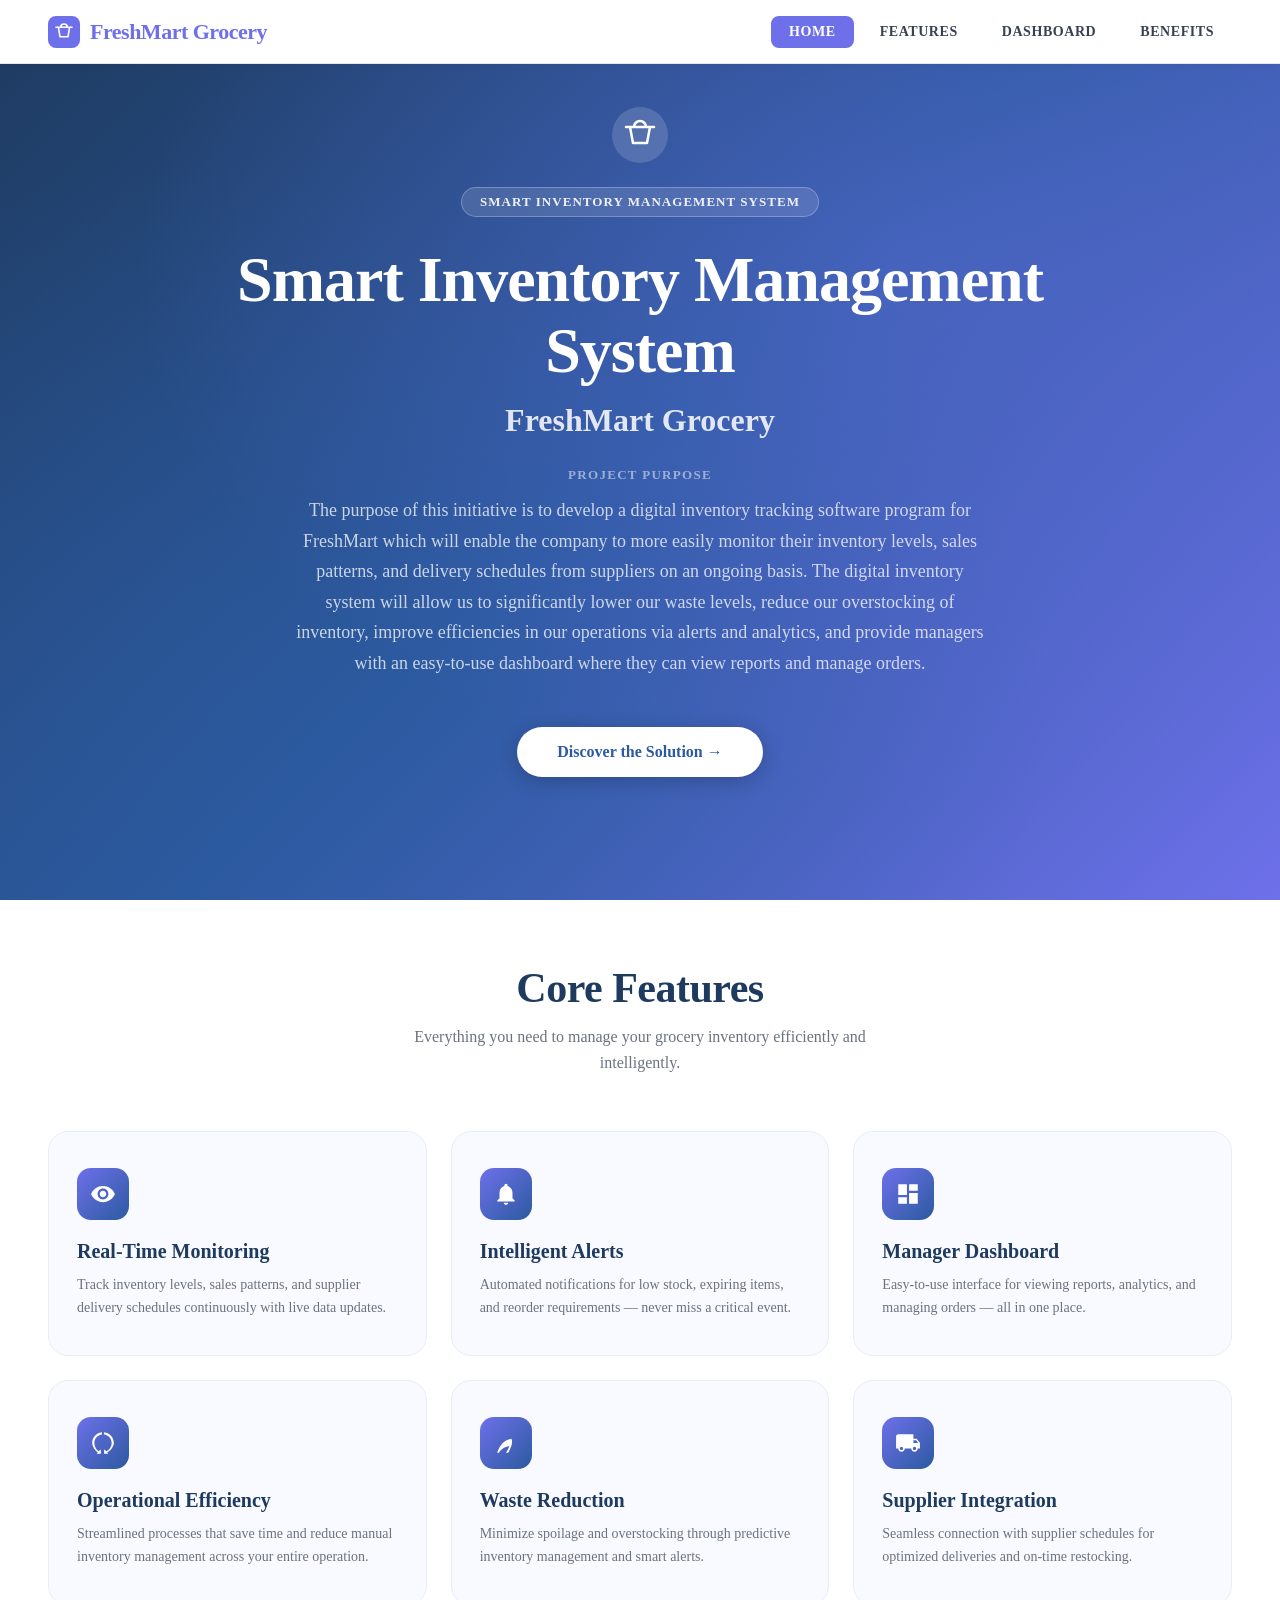
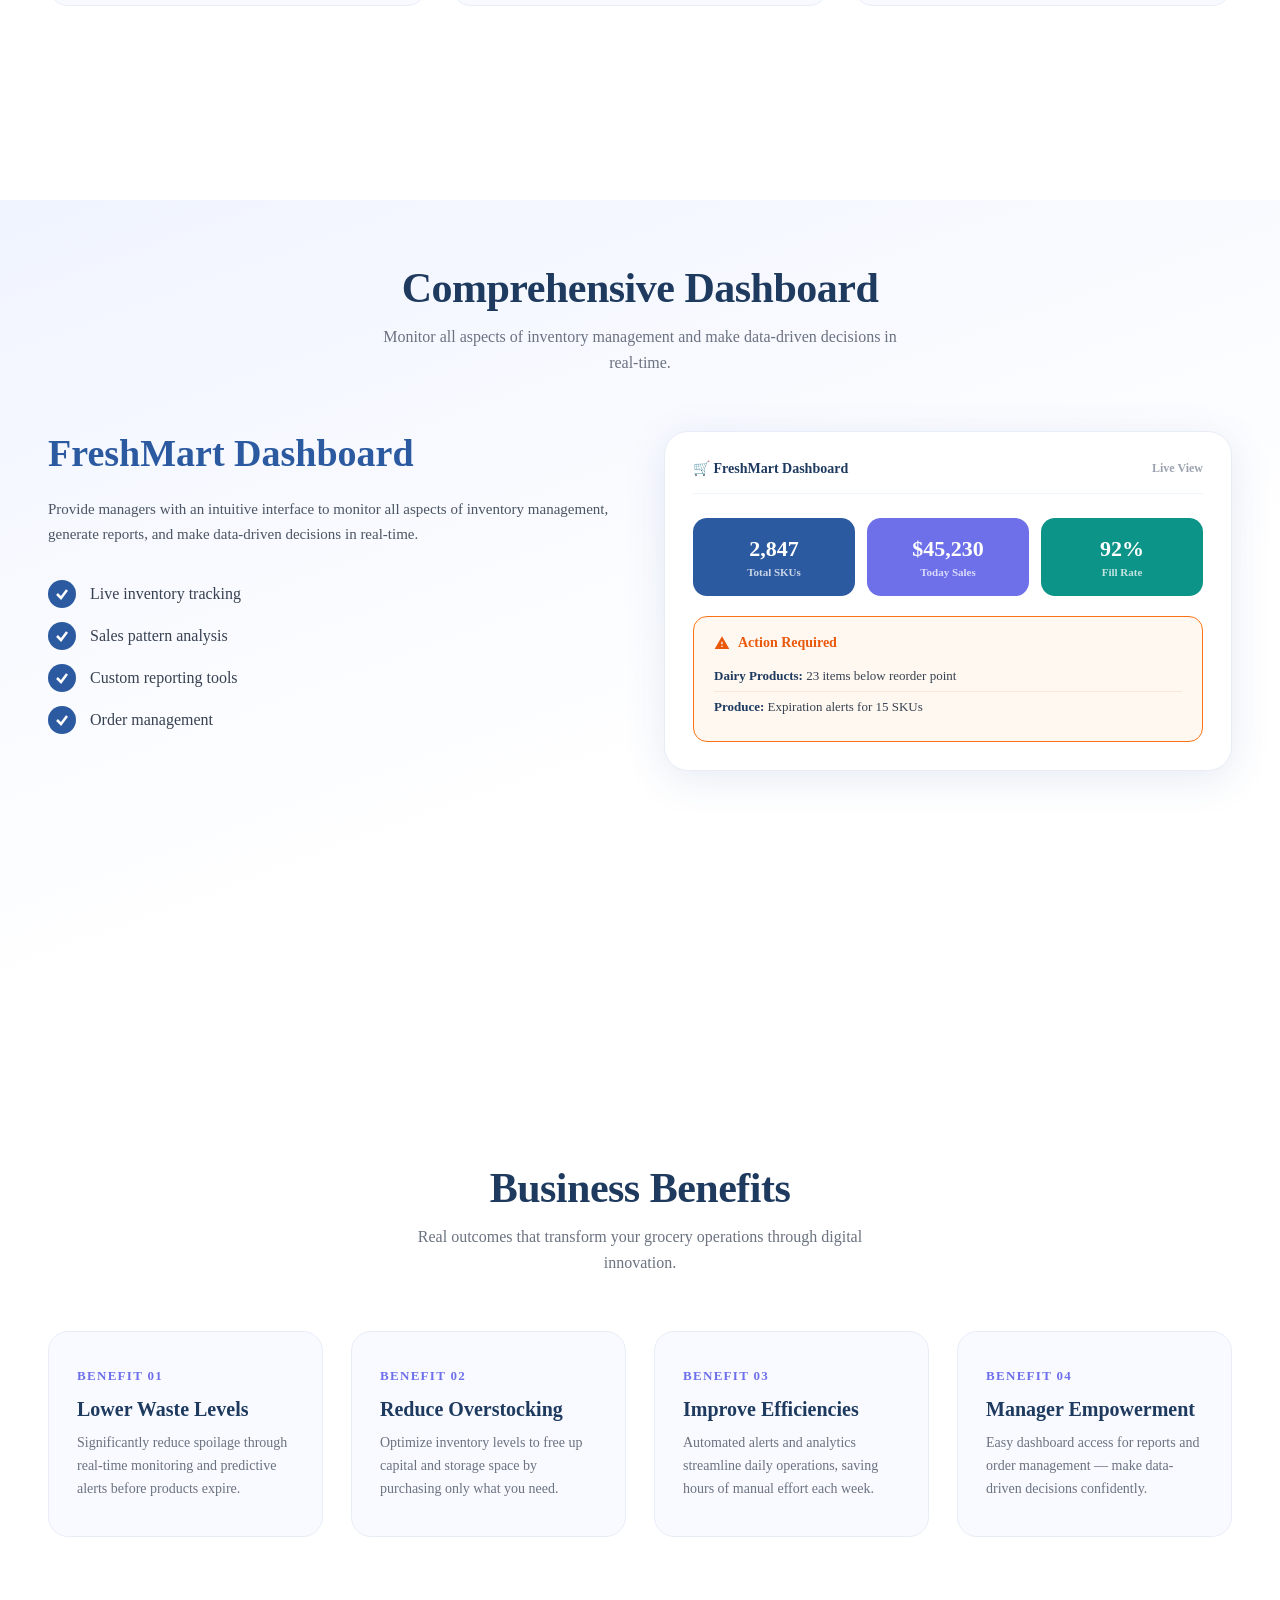
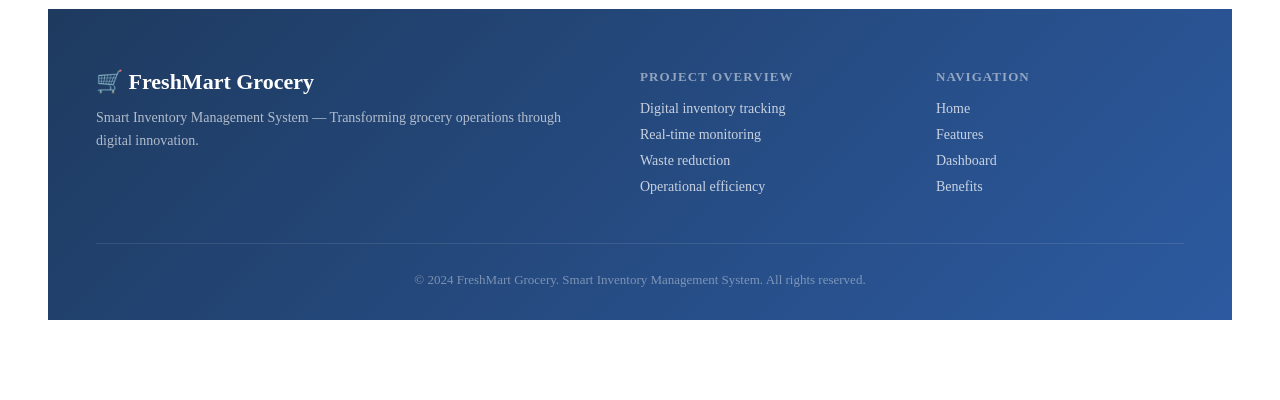
<file: index.html>
<!DOCTYPE html>
<html lang="en">
<head>
  <meta charset="utf-8" />
  <meta name="viewport" content="width=device-width, initial-scale=1.0" />
  <title>FreshMart Grocery - Smart Inventory Management</title>
  <link rel="stylesheet" href="https://fonts.googleapis.com/css2?family=Inter:wght@400;500;600;700;800&display=swap" />
  <link rel="stylesheet" href="styles.css" />
</head>
<body>

  <nav>
    <a class="nav-brand" href="#home">
      <svg viewBox="0 0 40 40" fill="none" xmlns="http://www.w3.org/2000/svg">
        <rect width="40" height="40" rx="10" fill="#6e70ea"/>
        <path d="M10 14h20M13 14l2 12h10l2-12M16 14c0-2.21 1.79-4 4-4s4 1.79 4 4"
              stroke="#fff" stroke-width="2" stroke-linecap="round" stroke-linejoin="round"/>
      </svg>
      <span>FreshMart Grocery</span>
    </a>
    <ul class="nav-links">
      <li><a href="#home"      class="active" onclick="setActive(this)">HOME</a></li>
      <li><a href="#features"             onclick="setActive(this)">FEATURES</a></li>
      <li><a href="#dashboard"            onclick="setActive(this)">DASHBOARD</a></li>
      <li><a href="#benefits"             onclick="setActive(this)">BENEFITS</a></li>
    </ul>
  </nav>

  <section id="home">
    <div class="home-icon">
      <svg viewBox="0 0 56 56" fill="none" xmlns="http://www.w3.org/2000/svg">
        <circle cx="28" cy="28" r="28" fill="rgba(255,255,255,0.15)"/>
        <path d="M14 20h28M18 20l3 16h14l3-16M22 20c0-3.31 2.69-6 6-6s6 2.69 6 6"
              stroke="#fff" stroke-width="2.5" stroke-linecap="round" stroke-linejoin="round"/>
      </svg>
    </div>
    <div class="home-badge">Smart Inventory Management System</div>
    <h1 class="home-title">Smart Inventory Management System</h1>
    <p class="home-subtitle">FreshMart Grocery</p>
    <div class="home-purpose-label">Project Purpose</div>
    <p class="home-desc">
      The purpose of this initiative is to develop a digital inventory tracking software program for FreshMart
      which will enable the company to more easily monitor their inventory levels, sales patterns, and delivery
      schedules from suppliers on an ongoing basis. The digital inventory system will allow us to significantly
      lower our waste levels, reduce our overstocking of inventory, improve efficiencies in our operations via
      alerts and analytics, and provide managers with an easy-to-use dashboard where they can view reports
      and manage orders.
    </p>
    <a href="#features" class="home-cta">Discover the Solution →</a>
  </section>

  <section id="features">
    <div class="section-header">
      <h2>Core Features</h2>
      <p>Everything you need to manage your grocery inventory efficiently and intelligently.</p>
    </div>
    <div class="features-grid">

      <div class="feature-card">
        <div class="feature-icon">
          <svg viewBox="0 0 24 24">
            <path d="M12 4.5C7 4.5 2.73 7.61 1 12c1.73 4.39 6 7.5 11 7.5s9.27-3.11 11-7.5
                     c-1.73-4.39-6-7.5-11-7.5zM12 17c-2.76 0-5-2.24-5-5s2.24-5 5-5
                     5 2.24 5 5-2.24 5-5 5zm0-8c-1.66 0-3 1.34-3 3s1.34 3 3 3 3-1.34 3-3-1.34-3-3-3z"/>
          </svg>
        </div>
        <h3>Real-Time Monitoring</h3>
        <p>Track inventory levels, sales patterns, and supplier delivery schedules continuously with live data updates.</p>
      </div>

      <div class="feature-card">
        <div class="feature-icon">
          <svg viewBox="0 0 24 24">
            <path d="M12 22c1.1 0 2-.9 2-2h-4c0 1.1.9 2 2 2zm6-6v-5c0-3.07-1.64-5.64-4.5-6.32V4
                     c0-.83-.67-1.5-1.5-1.5s-1.5.67-1.5 1.5v.68C7.63 5.36 6 7.92 6 11v5l-2 2v1h16v-1l-2-2z"/>
          </svg>
        </div>
        <h3>Intelligent Alerts</h3>
        <p>Automated notifications for low stock, expiring items, and reorder requirements — never miss a critical event.</p>
      </div>

      <div class="feature-card">
        <div class="feature-icon">
          <svg viewBox="0 0 24 24">
            <path d="M3 13h8V3H3v10zm0 8h8v-6H3v6zm10 0h8V11h-8v10zm0-18v6h8V3h-8z"/>
          </svg>
        </div>
        <h3>Manager Dashboard</h3>
        <p>Easy-to-use interface for viewing reports, analytics, and managing orders — all in one place.</p>
      </div>

      <div class="feature-card">
        <div class="feature-icon">
          <svg viewBox="0 0 24 24">
            <path d="M13 2.05v2.02c3.95.49 7 3.85 7 7.93 0 3.21-1.81 6-4.72 7.72L13 18v4h4l-1.22-1.22
                     C18.91 19.07 22 15.35 22 12c0-5.18-3.95-9.45-9-9.95zM11 2.05C5.95 2.55 2 6.82 2 12
                     c0 3.35 3.09 7.07 5.22 8.78L6 22h4v-4l-2.28 1.65C5.81 18 4 15.21 4 12
                     c0-4.08 3.05-7.44 7-7.93V2.05z"/>
          </svg>
        </div>
        <h3>Operational Efficiency</h3>
        <p>Streamlined processes that save time and reduce manual inventory management across your entire operation.</p>
      </div>

      <div class="feature-card">
        <div class="feature-icon">
          <svg viewBox="0 0 24 24">
            <path d="M17 8C8 10 5.9 16.17 3.82 21H5.5c1-2 4-5.5 9.5-6C14 18 12 21 12 21h2
                     c0 0 5.36-8 3-13z"/>
          </svg>
        </div>
        <h3>Waste Reduction</h3>
        <p>Minimize spoilage and overstocking through predictive inventory management and smart alerts.</p>
      </div>

      <div class="feature-card">
        <div class="feature-icon">
          <svg viewBox="0 0 24 24">
            <path d="M20 8h-3V4H3c-1.1 0-2 .9-2 2v11h2c0 1.66 1.34 3 3 3s3-1.34 3-3h6
                     c0 1.66 1.34 3 3 3s3-1.34 3-3h2v-5l-3-4zM6 18.5c-.83 0-1.5-.67-1.5-1.5
                     s.67-1.5 1.5-1.5 1.5.67 1.5 1.5-.67 1.5-1.5 1.5zm13.5-9l1.96 2.5H17V9.5h2.5z
                     m-1.5 9c-.83 0-1.5-.67-1.5-1.5s.67-1.5 1.5-1.5 1.5.67 1.5 1.5-.67 1.5-1.5 1.5z"/>
          </svg>
        </div>
        <h3>Supplier Integration</h3>
        <p>Seamless connection with supplier schedules for optimized deliveries and on-time restocking.</p>
      </div>

    </div>
  </section>

  <section id="dashboard">
    <div class="section-header">
      <h2>Comprehensive Dashboard</h2>
      <p>Monitor all aspects of inventory management and make data-driven decisions in real-time.</p>
    </div>
    <div class="dashboard-layout">

      <div class="dashboard-left">
        <h2>FreshMart Dashboard</h2>
        <p>
          Provide managers with an intuitive interface to monitor all aspects of inventory management,
          generate reports, and make data-driven decisions in real-time.
        </p>
        <ul class="checklist">
          <li>
            <div class="check-dot">
              <svg viewBox="0 0 14 14"><polyline points="2,7 6,11 12,3"/></svg>
            </div>
            Live inventory tracking
          </li>
          <li>
            <div class="check-dot">
              <svg viewBox="0 0 14 14"><polyline points="2,7 6,11 12,3"/></svg>
            </div>
            Sales pattern analysis
          </li>
          <li>
            <div class="check-dot">
              <svg viewBox="0 0 14 14"><polyline points="2,7 6,11 12,3"/></svg>
            </div>
            Custom reporting tools
          </li>
          <li>
            <div class="check-dot">
              <svg viewBox="0 0 14 14"><polyline points="2,7 6,11 12,3"/></svg>
            </div>
            Order management
          </li>
        </ul>
      </div>

      <div class="dashboard-right">
        <div class="dash-top-bar">
          <span>🛒 FreshMart Dashboard</span>
          <span style="font-size:12px;color:#9ca3af;">Live View</span>
        </div>
        <div class="dash-stats">
          <div class="stat-box blue">
            <div class="val">2,847</div>
            <div class="lbl">Total SKUs</div>
          </div>
          <div class="stat-box indigo">
            <div class="val">$45,230</div>
            <div class="lbl">Today Sales</div>
          </div>
          <div class="stat-box teal">
            <div class="val">92%</div>
            <div class="lbl">Fill Rate</div>
          </div>
        </div>
        <div class="alert-box">
          <div class="alert-title">
            <svg width="16" height="16" viewBox="0 0 24 24" fill="#ea580c">
              <path d="M1 21h22L12 2 1 21zm12-3h-2v-2h2v2zm0-4h-2v-4h2v4z"/>
            </svg>
            Action Required
          </div>
          <div class="alert-item"><strong>Dairy Products:</strong> 23 items below reorder point</div>
          <div class="alert-item"><strong>Produce:</strong> Expiration alerts for 15 SKUs</div>
        </div>
      </div>

    </div>
  </section>

  <section id="benefits">
    <div class="section-header">
      <h2>Business Benefits</h2>
      <p>Real outcomes that transform your grocery operations through digital innovation.</p>
    </div>
    <div class="benefits-grid">

      <div class="benefit-card">
        <div class="benefit-number">Benefit 01</div>
        <h3>Lower Waste Levels</h3>
        <p>Significantly reduce spoilage through real-time monitoring and predictive alerts before products expire.</p>
      </div>

      <div class="benefit-card">
        <div class="benefit-number">Benefit 02</div>
        <h3>Reduce Overstocking</h3>
        <p>Optimize inventory levels to free up capital and storage space by purchasing only what you need.</p>
      </div>

      <div class="benefit-card">
        <div class="benefit-number">Benefit 03</div>
        <h3>Improve Efficiencies</h3>
        <p>Automated alerts and analytics streamline daily operations, saving hours of manual effort each week.</p>
      </div>

      <div class="benefit-card">
        <div class="benefit-number">Benefit 04</div>
        <h3>Manager Empowerment</h3>
        <p>Easy dashboard access for reports and order management — make data-driven decisions confidently.</p>
      </div>

    </div>

    <footer class="footer">
      <div class="footer-grid">
        <div class="footer-brand">
          <span>🛒 FreshMart Grocery</span>
          <p>Smart Inventory Management System — Transforming grocery operations through digital innovation.</p>
        </div>
        <div class="footer-col">
          <h4>Project Overview</h4>
          <ul>
            <li>Digital inventory tracking</li>
            <li>Real-time monitoring</li>
            <li>Waste reduction</li>
            <li>Operational efficiency</li>
          </ul>
        </div>
        <div class="footer-col">
          <h4>Navigation</h4>
          <ul>
            <li><a href="#home">Home</a></li>
            <li><a href="#features">Features</a></li>
            <li><a href="#dashboard">Dashboard</a></li>
            <li><a href="#benefits">Benefits</a></li>
          </ul>
        </div>
      </div>
      <div class="footer-bottom">
        © 2024 FreshMart Grocery. Smart Inventory Management System. All rights reserved.
      </div>
    </footer>
  </section>

  <script src="script.js"></script>
</body>
</html>
</file>
<file: styles.css>
@import url('https://fonts.googleapis.com/css2?family=Inter:wght@400;500;600;700;800&display=swap');


*, *::before, *::after {
  box-sizing: border-box;
  margin: 0;
  padding: 0;
}

html {
  scroll-behavior: smooth;
  font-family: 'Inter'. sans-serif;
}

body {
  background: #f9fafb;
  color: #191818;
}

nav {
  position: fixed;
  top: 0;
  left: 0;
  right: 0;
  z-index: 100;
  background: #fff;
  border-bottom: 1px solid #e5e7eb;
  display: flex;
  align-items: center;
  justify-content: space-between;
  padding: 0 48px;
  height: 64px;
  box-shadow: 0 1px 6px rgba(0, 0, 0, 0.06);
}

.nav-brand {
  display: flex;
  align-items: center;
  gap: 10px;
  text-decoration: none;
}

.nav-brand svg {
  width: 32px;
  height: 32px;
}

.nav-brand span {
  font-size: 22px;
  font-weight: 800;
  color: #6e70ea;
  letter-spacing: -0.5px;
}

.nav-links {
  display: flex;
  align-items: center;
  gap: 8px;
  list-style: none;
}

.nav-links a {
  display: block;
  padding: 8px 18px;
  font-size: 14px;
  font-weight: 700;
  color: #374151;
  text-decoration: none;
  border-radius: 8px;
  transition: background 0.18s, color 0.18s;
  letter-spacing: 0.04em;
}

.nav-links a:hover,
.nav-links a.active {
  background: #6e70ea;
  color: #fff;
}

section {
  min-height: 100vh;
  padding-top: 64px;
}

#home {
  background: linear-gradient(135deg, #1e3a5f 0%, #2c5aa0 50%, #6e70ea 100%);
  display: flex;
  flex-direction: column;
  align-items: center;
  justify-content: center;
  text-align: center;
  min-height: 100vh;
  padding: 64px 32px 80px;
  position: relative;
  overflow: hidden;
}

#home::before {
  content: '';
  position: absolute;
  inset: 0;
  background:
    radial-gradient(ellipse at 70% 30%, rgba(110, 112, 234, 0.35) 0%, transparent 60%),
    radial-gradient(ellipse at 20% 80%, rgba(44, 90, 160, 0.4) 0%, transparent 55%);
}

.home-badge {
  position: relative;
  background: rgba(255, 255, 255, 0.12);
  border: 1px solid rgba(255, 255, 255, 0.25);
  color: rgba(255, 255, 255, 0.9);
  font-size: 13px;
  font-weight: 600;
  letter-spacing: 0.08em;
  padding: 6px 18px;
  border-radius: 100px;
  margin-bottom: 28px;
  text-transform: uppercase;
}

.home-title {
  position: relative;
  font-size: clamp(36px, 5vw, 64px);
  font-weight: 800;
  color: #fff;
  line-height: 1.1;
  max-width: 820px;
  margin-bottom: 16px;
  letter-spacing: -1px;
}

.home-subtitle {
  position: relative;
  font-size: clamp(22px, 3vw, 32px);
  font-weight: 700;
  color: rgba(255, 255, 255, 0.85);
  margin-bottom: 28px;
}

.home-desc {
  position: relative;
  font-size: clamp(15px, 1.8vw, 18px);
  font-weight: 400;
  color: rgba(255, 255, 255, 0.75);
  max-width: 700px;
  line-height: 1.7;
  margin-bottom: 48px;
}

.home-purpose-label {
  position: relative;
  font-size: 13px;
  font-weight: 700;
  letter-spacing: 0.1em;
  text-transform: uppercase;
  color: rgba(255, 255, 255, 0.5);
  margin-bottom: 12px;
}

.home-cta {
  position: relative;
  display: inline-block;
  background: #fff;
  color: #2c5aa0;
  font-size: 16px;
  font-weight: 700;
  padding: 16px 40px;
  border-radius: 50px;
  text-decoration: none;
  transition: transform 0.2s, box-shadow 0.2s;
  box-shadow: 0 4px 20px rgba(0, 0, 0, 0.2);
}

.home-cta:hover {
  transform: translateY(-2px);
  box-shadow: 0 8px 30px rgba(0, 0, 0, 0.3);
}

.home-icon {
  position: relative;
  margin-bottom: 20px;
}

.home-icon svg {
  width: 56px;
  height: 56px;
}

#features {
  background: #fff;
  padding: 64px 48px 80px;
}

.section-header {
  text-align: center;
  margin-bottom: 56px;
}

.section-header h2 {
  font-size: clamp(28px, 4vw, 42px);
  font-weight: 800;
  color: #1e3a5f;
  letter-spacing: -0.5px;
  margin-bottom: 12px;
}

.section-header p {
  font-size: 16px;
  color: #6b7280;
  max-width: 520px;
  margin: 0 auto;
  line-height: 1.6;
}

.features-grid {
  display: grid;
  grid-template-columns: repeat(auto-fit, minmax(280px, 1fr));
  gap: 24px;
  max-width: 1200px;
  margin: 0 auto;
}

.feature-card {
  background: #f8faff;
  border: 1px solid #e8edf8;
  border-radius: 20px;
  padding: 36px 28px;
  transition: transform 0.2s, box-shadow 0.2s, border-color 0.2s;
}

.feature-card:hover {
  transform: translateY(-4px);
  box-shadow: 0 12px 40px rgba(110, 112, 234, 0.12);
  border-color: #6e70ea;
}

.feature-icon {
  width: 52px;
  height: 52px;
  background: linear-gradient(135deg, #6e70ea, #2c5aa0);
  border-radius: 14px;
  display: flex;
  align-items: center;
  justify-content: center;
  margin-bottom: 20px;
}

.feature-icon svg {
  width: 26px;
  height: 26px;
  fill: #fff;
}

.feature-card h3 {
  font-size: 20px;
  font-weight: 700;
  color: #1e3a5f;
  margin-bottom: 10px;
}

.feature-card p {
  font-size: 14px;
  color: #6b7280;
  line-height: 1.65;
}

#dashboard {
  background: linear-gradient(160deg, #f0f4ff 0%, #fff 60%);
  padding: 64px 48px 80px;
}

.dashboard-layout {
  display: grid;
  grid-template-columns: 1fr 1fr;
  gap: 48px;
  max-width: 1200px;
  margin: 0 auto;
  align-items: start;
}

@media (max-width: 900px) {
  .dashboard-layout {
    grid-template-columns: 1fr;
  }
}

.dashboard-left h2 {
  font-size: clamp(26px, 3.5vw, 38px);
  font-weight: 800;
  color: #2c5aa0;
  line-height: 1.2;
  margin-bottom: 20px;
}

.dashboard-left p {
  font-size: 15px;
  color: #4b5563;
  line-height: 1.7;
  margin-bottom: 32px;
}

.checklist {
  list-style: none;
  display: flex;
  flex-direction: column;
  gap: 14px;
}

.checklist li {
  display: flex;
  align-items: center;
  gap: 14px;
  font-size: 16px;
  font-weight: 500;
  color: #374151;
}

.check-dot {
  width: 28px;
  height: 28px;
  min-width: 28px;
  border-radius: 50%;
  background: #2c5aa0;
  display: flex;
  align-items: center;
  justify-content: center;
}

.check-dot svg {
  width: 14px;
  height: 14px;
  stroke: #fff;
  fill: none;
  stroke-width: 2.5;
}

.dashboard-right {
  background: #fff;
  border-radius: 24px;
  padding: 28px;
  box-shadow: 0 8px 40px rgba(44, 90, 160, 0.12);
  border: 1px solid #e8edf8;
}

.dash-top-bar {
  display: flex;
  align-items: center;
  justify-content: space-between;
  margin-bottom: 24px;
  padding-bottom: 16px;
  border-bottom: 1px solid #f0f4ff;
}

.dash-top-bar span {
  font-size: 14px;
  font-weight: 700;
  color: #1e3a5f;
}

.dash-stats {
  display: grid;
  grid-template-columns: 1fr 1fr 1fr;
  gap: 12px;
  margin-bottom: 20px;
}

.stat-box {
  border-radius: 14px;
  padding: 18px 14px;
  text-align: center;
}

.stat-box.blue   { background: #2c5aa0; }
.stat-box.indigo { background: #6e70ea; }
.stat-box.teal   { background: #0d9488; }

.stat-box .val {
  font-size: 22px;
  font-weight: 800;
  color: #fff;
}

.stat-box .lbl {
  font-size: 11px;
  color: rgba(255, 255, 255, 0.75);
  font-weight: 600;
  margin-top: 4px;
}

.alert-box {
  background: #fff8f0;
  border: 1px solid #f97316;
  border-radius: 14px;
  padding: 18px 20px;
}

.alert-title {
  font-size: 14px;
  font-weight: 700;
  color: #ea580c;
  margin-bottom: 10px;
  display: flex;
  align-items: center;
  gap: 8px;
}

.alert-item {
  font-size: 13px;
  color: #374151;
  padding: 6px 0;
  border-bottom: 1px solid #fde8d8;
  line-height: 1.4;
}

.alert-item:last-child {
  border-bottom: none;
}

.alert-item strong {
  color: #1e3a5f;
}

#benefits {
  background: #fff;
  padding: 64px 48px 0;
}

.benefits-grid {
  display: grid;
  grid-template-columns: repeat(auto-fit, minmax(260px, 1fr));
  gap: 28px;
  max-width: 1200px;
  margin: 0 auto 72px;
}

.benefit-card {
  border-radius: 20px;
  padding: 36px 28px;
  border: 1px solid #e8edf8;
  background: #f8faff;
  transition: transform 0.2s, box-shadow 0.2s;
}

.benefit-card:hover {
  transform: translateY(-4px);
  box-shadow: 0 12px 40px rgba(44, 90, 160, 0.1);
}

.benefit-number {
  font-size: 13px;
  font-weight: 700;
  color: #6e70ea;
  letter-spacing: 0.1em;
  text-transform: uppercase;
  margin-bottom: 14px;
}

.benefit-card h3 {
  font-size: 20px;
  font-weight: 700;
  color: #1e3a5f;
  margin-bottom: 10px;
}

.benefit-card p {
  font-size: 14px;
  color: #6b7280;
  line-height: 1.65;
}

.footer {
  background: linear-gradient(135deg, #1e3a5f, #2c5aa0);
  color: #fff;
  padding: 60px 48px 32px;
}

.footer-grid {
  display: grid;
  grid-template-columns: 2fr 1fr 1fr;
  gap: 48px;
  max-width: 1200px;
  margin: 0 auto 48px;
}

@media (max-width: 768px) {
  .footer-grid {
    grid-template-columns: 1fr;
  }
}

.footer-brand span {
  font-size: 22px;
  font-weight: 800;
  color: #fff;
  display: block;
  margin-bottom: 12px;
}

.footer-brand p {
  font-size: 14px;
  color: rgba(255, 255, 255, 0.65);
  line-height: 1.6;
}

.footer-col h4 {
  font-size: 13px;
  font-weight: 700;
  letter-spacing: 0.08em;
  text-transform: uppercase;
  color: rgba(255, 255, 255, 0.5);
  margin-bottom: 16px;
}

.footer-col ul {
  list-style: none;
  display: flex;
  flex-direction: column;
  gap: 10px;
}

.footer-col ul li {
  font-size: 14px;
  color: rgba(255, 255, 255, 0.75);
}

.footer-col ul li a {
  color: rgba(255, 255, 255, 0.75);
  text-decoration: none;
  transition: color 0.18s;
}

.footer-col ul li a:hover {
  color: #fff;
}

.footer-bottom {
  text-align: center;
  font-size: 13px;
  color: rgba(255, 255, 255, 0.4);
  padding-top: 28px;
  border-top: 1px solid rgba(255, 255, 255, 0.1);
  max-width: 1200px;
  margin: 0 auto;
}

@media (max-width: 640px) {
  nav {
    padding: 0 20px;
  }
  .nav-brand span {
    font-size: 18px;
  }
  .nav-links a {
    padding: 6px 10px;
    font-size: 12px;
  }
  #features,
  #dashboard,
  #benefits {
    padding-left: 20px;
    padding-right: 20px;
  }
  .footer {
    padding: 40px 20px 24px;
  }
}
</file>
